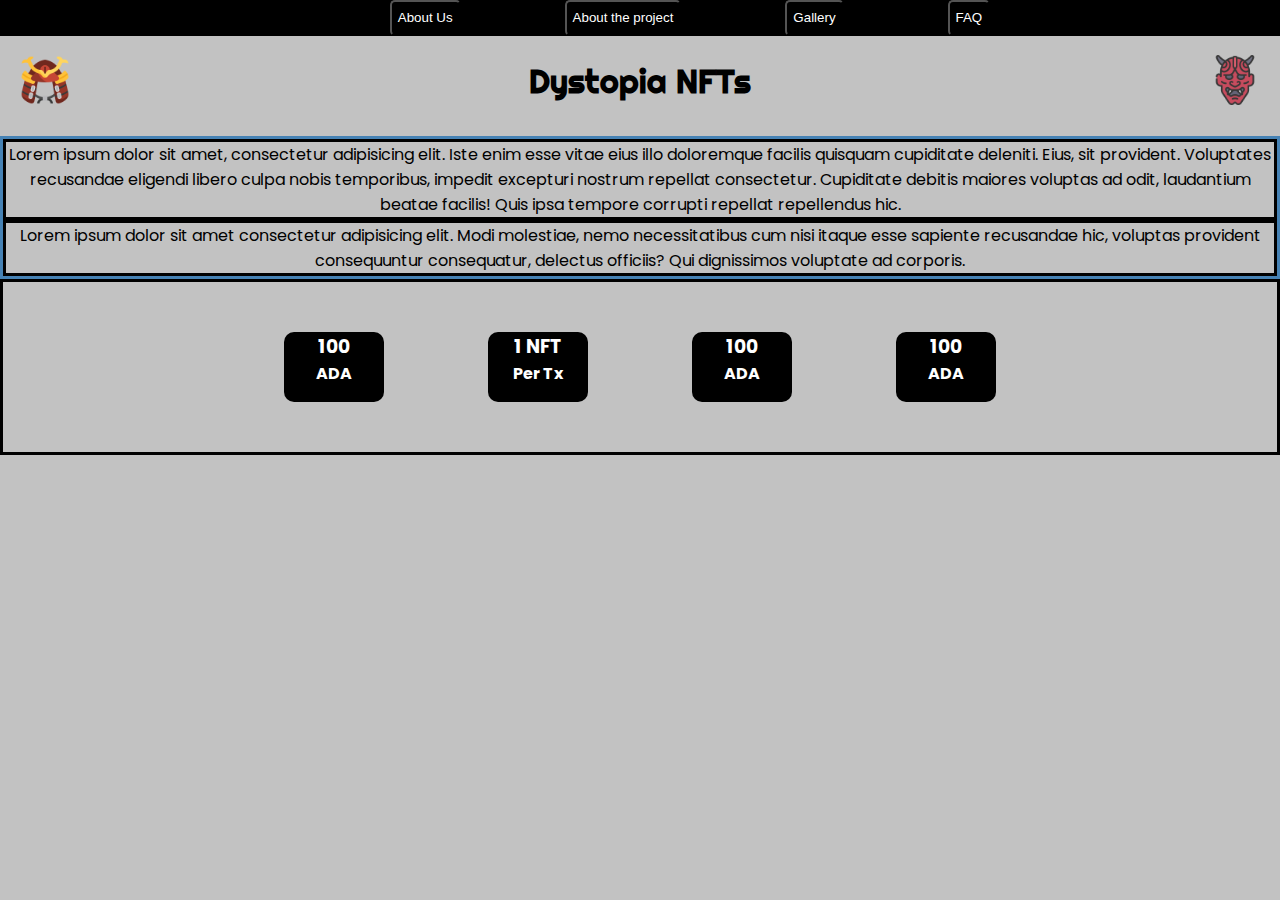
<file: Primera Pre-Entrega/root/index.html>
<!DOCTYPE html>
<html lang="en">
<head>
    <meta charset="UTF-8">
    <meta http-equiv="X-UA-Compatible" content="IE=edge">
    <meta name="viewport" content="width=device-width, initial-scale=1.0">
    <title>Dystopia NFTs</title>
    <link rel="stylesheet" href="style/style.css">
    
</head>
<body>
    <main>
        <div class="navBarContainer">
            <button><a href="#">About Us</a></button>
            <button><a href="#">About the project</a></button>
            <button><a href="#">Gallery</a></button>
            <button><a href="#">FAQ</a></button>
        </div>
        <div class="bannerContainer">
            <div class="logoContainer">
                <img src="images/logoBanner.png" alt="">
            </div>
            <div class="logo2Container">
                <img src="images/logoBanner2.png" alt="">
            </div>
            <div class="titleContainer">
                <h1>Dystopia NFTs</h1>
            </div>
        </div>
        
        <div class="generalMintInfoContainer">
            <div class="textContainer1">Lorem ipsum dolor sit amet, consectetur adipisicing elit. Iste enim esse vitae eius illo doloremque facilis quisquam cupiditate deleniti. Eius, sit provident. Voluptates recusandae eligendi libero culpa nobis temporibus, impedit excepturi nostrum repellat consectetur. Cupiditate debitis maiores voluptas ad odit, laudantium beatae facilis! Quis ipsa tempore corrupti repellat repellendus hic.</div>
            <div class="textContainer2"> Lorem ipsum dolor sit amet consectetur adipisicing elit. Modi molestiae, nemo necessitatibus cum nisi itaque esse sapiente recusandae hic, voluptas provident consequuntur consequatur, delectus officiis? Qui dignissimos voluptate ad corporis.</div>
        </div>
        <div class="mintInfoCardsContainer">
            <span class="b">
                <h3>100</h3> <h4>ADA</h4>
            </span>
            <span class="b">
                <h3>1 NFT</h3> <h4>Per Tx</h4>
            </span>
            <span class="b">
                <h3>100</h3> <h4>ADA</h4>
            </span>
            <span class="b">
                <h3>100</h3> <h4>ADA</h4>
            </span>
        </div>
    </main>
</body>
</html>
</file>
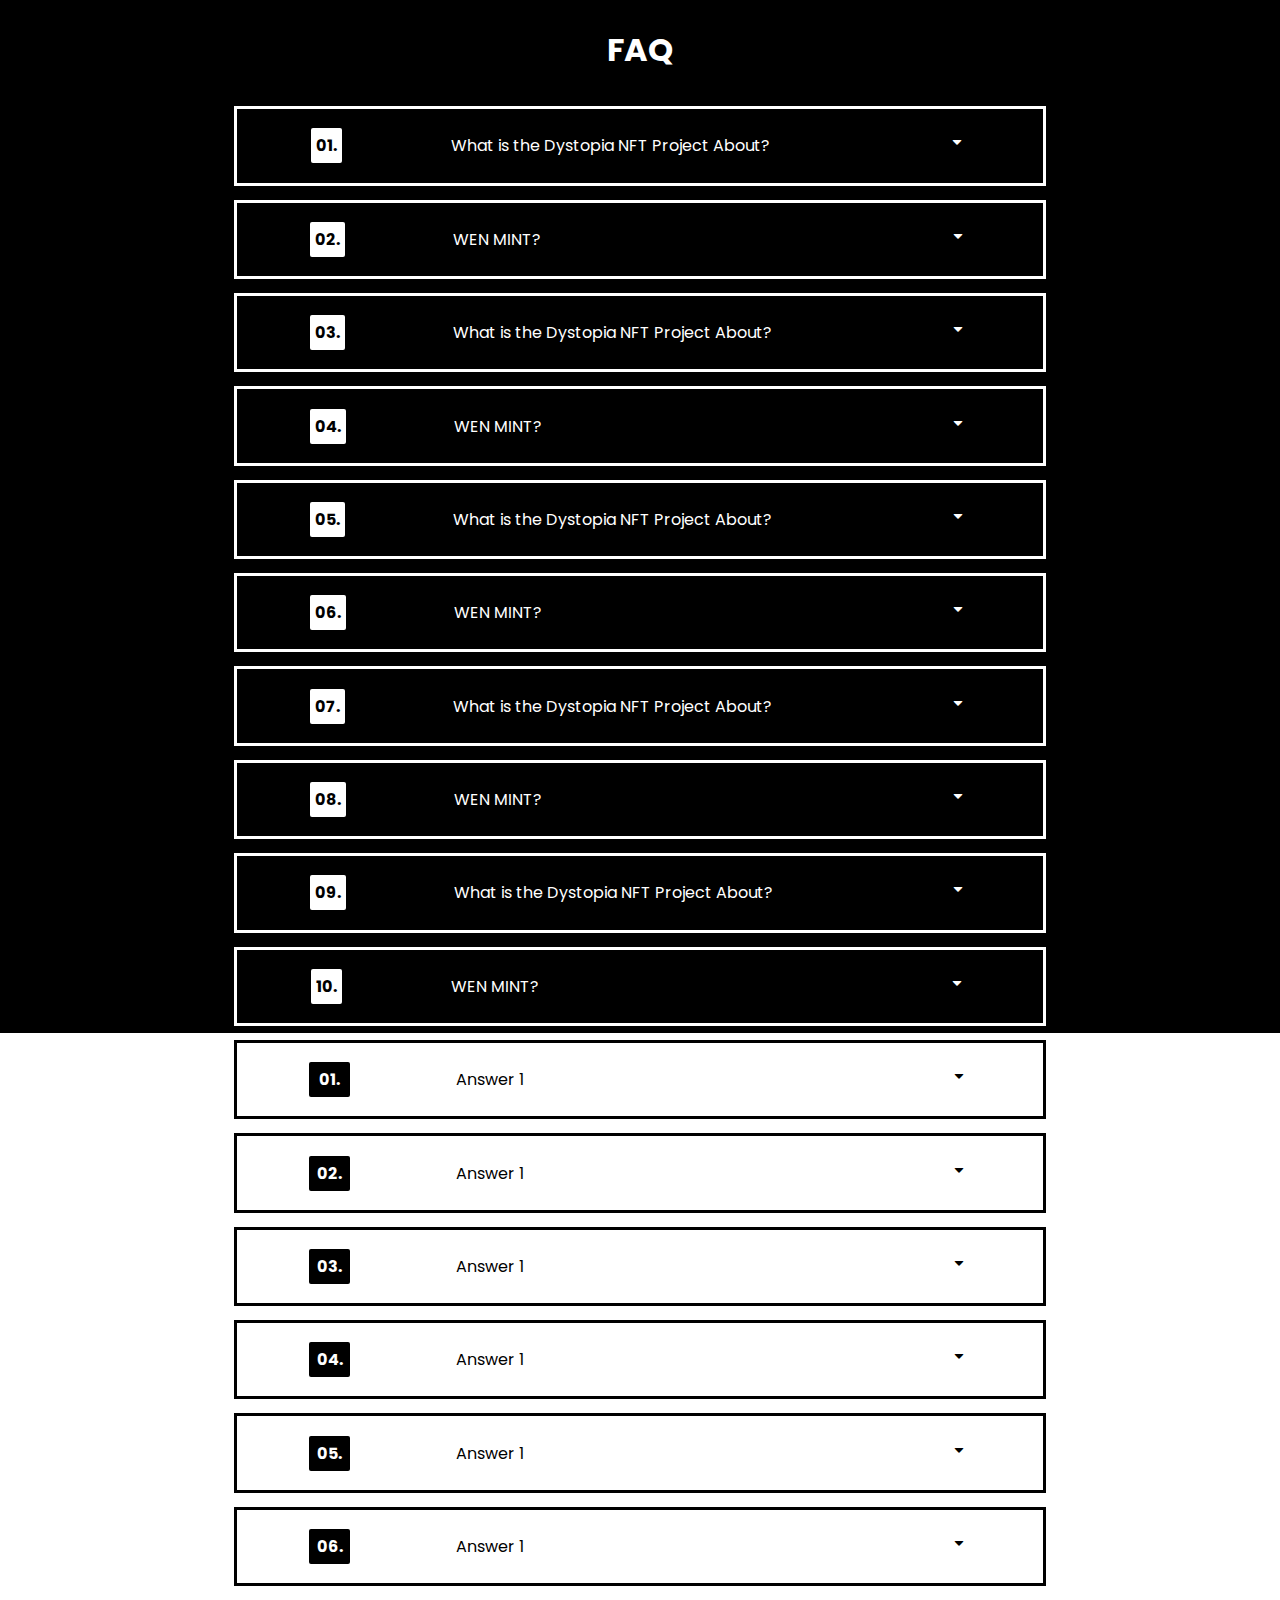
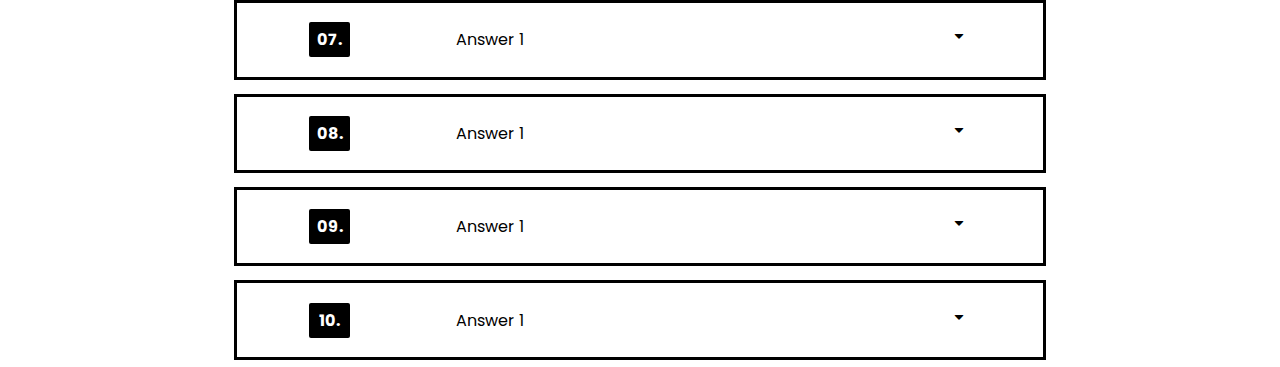
<file: tests/faq con flex/index.html>
<!DOCTYPE html>
<html lang="en">
<head>
    <meta charset="UTF-8">
    <meta http-equiv="X-UA-Compatible" content="IE=edge">
    <meta name="viewport" content="width=device-width, initial-scale=1.0">
    <title>FAQ</title>
    <link rel="stylesheet" href="style.css">
    <link rel="stylesheet" href="https://fonts.googleapis.com/css2?family=Material+Symbols+Rounded:opsz,wght,FILL,GRAD@20..48,100..700,0..1,-50..200" />
    <link rel="preconnect" href="https://fonts.googleapis.com">
    <link rel="preconnect" href="https://fonts.gstatic.com" crossorigin>
    <link href="https://fonts.googleapis.com/css2?family=Poppins&family=Righteous&display=swap" rel="stylesheet">

</head>
<body>
    <div class="faqtext">
        FAQ
    </div>
    <div class="megaqcontainer">
        <div class="qcontainer">
            <div class="num">
                01.
            </div>
            <div class="q">
                What is the Dystopia NFT Project About?
            </div>
            <div class="icon">
                <span class="material-symbols-rounded">
                    arrow_drop_down
                    </span>
            </div>
        </div>
        <div class="qcontainer">
            <div class="num">
                02.
            </div>
            <div class="q">
                WEN MINT?
            </div>
            <div class="icon">
                <span class="material-symbols-rounded">
                    arrow_drop_down
                    </span>
            </div>
        </div>
        <div class="qcontainer">
            <div class="num">
                03.
            </div>
            <div class="q">
                What is the Dystopia NFT Project About?
            </div>
            <div class="icon">
                <span class="material-symbols-rounded">
                    arrow_drop_down
                    </span>
            </div>
        </div>
        <div class="qcontainer">
            <div class="num">
                04.
            </div>
            <div class="q">
                WEN MINT?
            </div>
            <div class="icon">
                <span class="material-symbols-rounded">
                    arrow_drop_down
                    </span>
            </div>
        </div>
        <div class="qcontainer">
            <div class="num">
                05.
            </div>
            <div class="q">
                What is the Dystopia NFT Project About?
            </div>
            <div class="icon">
                <span class="material-symbols-rounded">
                    arrow_drop_down
                    </span>
            </div>
        </div>
        <div class="qcontainer">
            <div class="num">
                06.
            </div>
            <div class="q">
                WEN MINT?
            </div>
            <div class="icon">
                <span class="material-symbols-rounded">
                    arrow_drop_down
                    </span>
            </div>
        </div>
        <div class="qcontainer">
            <div class="num">
                07.
            </div>
            <div class="q">
                What is the Dystopia NFT Project About?
            </div>
            <div class="icon">
                <span class="material-symbols-rounded">
                    arrow_drop_down
                    </span>
            </div>
        </div>
        <div class="qcontainer">
            <div class="num">
                08.
            </div>
            <div class="q">
                WEN MINT?
            </div>
            <div class="icon">
                <span class="material-symbols-rounded">
                    arrow_drop_down
                    </span>
            </div>
        </div>
        <div class="qcontainer">
            <div class="num">
                09.
            </div>
            <div class="q">
                What is the Dystopia NFT Project About?
            </div>
            <div class="icon">
                <span class="material-symbols-rounded">
                    arrow_drop_down
                    </span>
            </div>
        </div>
        <div class="qcontainer">
            <div class="num">
                10.
            </div>
            <div class="q">
                WEN MINT?
            </div>
            <div class="icon">
                <span class="material-symbols-rounded">
                    arrow_drop_down
                    </span>
            </div>
        </div>
    </div>
    <div class="megaacontainer">
        <div class="acontainer">
            <div class="num">
                01.
            </div>
            <div class="a">
                Answer 1
            </div>
            <div class="icon">
                <span class="material-symbols-rounded">
                    arrow_drop_down
                </span>
            </div>
        </div>
        <div class="acontainer">
            <div class="num">
                02.
            </div>
            <div class="a">
                Answer 1
            </div>
            <div class="icon">
                <span class="material-symbols-rounded">
                    arrow_drop_down
                </span>
            </div>
        </div>
        <div class="acontainer">
            <div class="num">
                03.
            </div>
            <div class="a">
                Answer 1
            </div>
            <div class="icon">
                <span class="material-symbols-rounded">
                    arrow_drop_down
                </span>
            </div>
        </div>
        <div class="acontainer">
            <div class="num">
                04.
            </div>
            <div class="a">
                Answer 1
            </div>
            <div class="icon">
                <span class="material-symbols-rounded">
                    arrow_drop_down
                </span>
            </div>
        </div>
        <div class="acontainer">
            <div class="num">
                05.
            </div>
            <div class="a">
                Answer 1
            </div>
            <div class="icon">
                <span class="material-symbols-rounded">
                    arrow_drop_down
                </span>
            </div>
        </div>
        <div class="acontainer">
            <div class="num">
                06.
            </div>
            <div class="a">
                Answer 1
            </div>
            <div class="icon">
                <span class="material-symbols-rounded">
                    arrow_drop_down
                </span>
            </div>
        </div>
        <div class="acontainer">
            <div class="num">
                07.
            </div>
            <div class="a">
                Answer 1
            </div>
            <div class="icon">
                <span class="material-symbols-rounded">
                    arrow_drop_down
                </span>
            </div>
        </div>
        <div class="acontainer">
            <div class="num">
                08.
            </div>
            <div class="a">
                Answer 1
            </div>
            <div class="icon">
                <span class="material-symbols-rounded">
                    arrow_drop_down
                </span>
            </div>
        </div>
        <div class="acontainer">
            <div class="num">
                09.
            </div>
            <div class="a">
                Answer 1
            </div>
            <div class="icon">
                <span class="material-symbols-rounded">
                    arrow_drop_down
                </span>
            </div>
        </div>
        <div class="acontainer">
            <div class="num">
                10.
            </div>
            <div class="a">
                Answer 1
            </div>
            <div class="icon">
                <span class="material-symbols-rounded">
                    arrow_drop_down
                </span>
            </div>
        </div>
    </div>
</body>
</html>
</file>
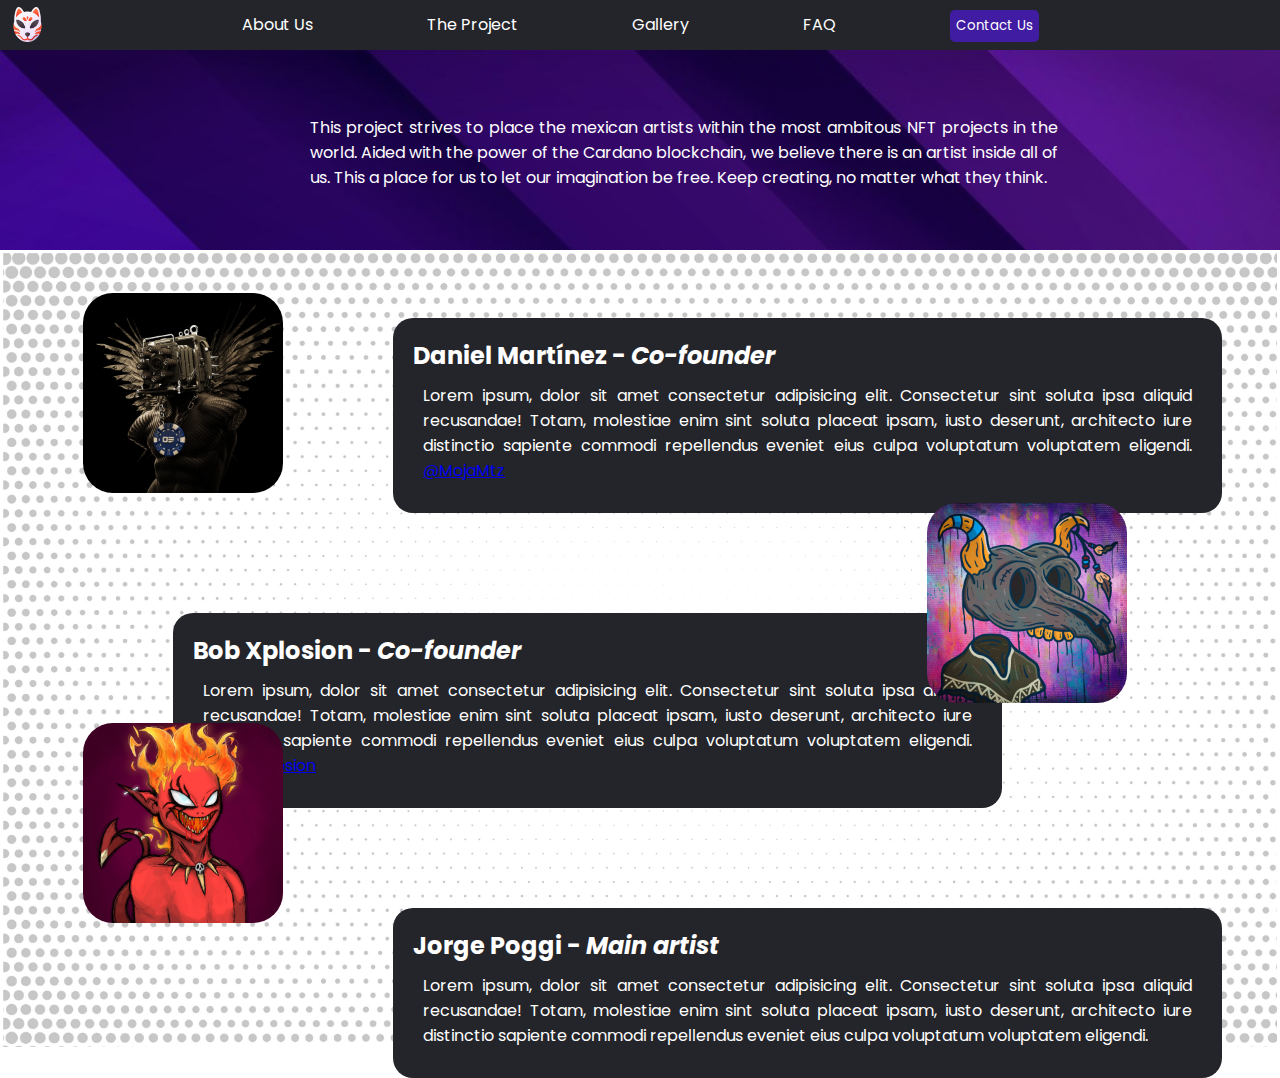
<file: Primera Pre-entrega 2nd try casi final final/root/pages/aboutUs.html>
<!DOCTYPE html>
<html lang="en">
<head>
    <meta charset="UTF-8">
    <meta http-equiv="X-UA-Compatible" content="IE=edge">
    <meta name="viewport" content="width=device-width, initial-scale=1.0">
    <title>About Us</title>
    <link rel="stylesheet" href="../css/style.css">
</head>
<body>
    <header>
        <div class="nav__links">
            <ul>
                <li><a href="../index.html"><img src="../images/logoNavBar.png" alt="logoNavBar"></a></li>
                <li><a href="../pages/aboutUs.html">About Us</a></li>
                <li><a href="../pages/TheProject.html">The Project</a></li>
                <li><a href="#">Gallery</a></li>
                <li><a href="../pages/FAQ.html">FAQ</a></li>
                <li><a href="../pages/contact.html" target="_blank">
                    <button>Contact Us</button>
                </a></li>
            </ul>
        </div>
    </header>
    <div class="projectPurposeContainer">
        <div class="purpose__message">
            <p>This project strives to place the mexican artists within the most ambitous NFT projects in the world. Aided with the power of the Cardano blockchain, we believe there is an artist inside all of us. This a place for us to let our imagination be free. Keep creating, no matter what they think. </p>
        </div>
    </div>
    <div class="membersContainer">
        <div class="member1Container">
            <div class="img1Container">
                <img src="../images/member1.png" alt="">
                <h2>Daniel Martínez - <span> Co-founder</span></h2>
                <p>Lorem ipsum, dolor sit amet consectetur adipisicing elit. Consectetur sint soluta ipsa aliquid recusandae! Totam, molestiae enim sint soluta placeat ipsam, iusto deserunt, architecto iure distinctio sapiente commodi repellendus eveniet eius culpa voluptatum voluptatem eligendi. <a href="https://twitter.com/MojaMtz">@MojaMtz</a></p>
            </div>
        </div>
        <div class="member2Container">
            <div class="img2Container">
                <img src="../images/member2.png" alt="">
                <h2>Bob Xplosion - <span> Co-founder</span></h2>
                <p>Lorem ipsum, dolor sit amet consectetur adipisicing elit. Consectetur sint soluta ipsa aliquid recusandae! Totam, molestiae enim sint soluta placeat ipsam, iusto deserunt, architecto iure distinctio sapiente commodi repellendus eveniet eius culpa voluptatum voluptatem eligendi. <a href="https://twitter.com/BobXplosion">@BobXplosion</a></p>
            
            </div>
        </div>
        <div class="member3Container">
            <div class="img3Container">
                <img src="../images/member3.png" alt="">
                <h2>Jorge Poggi - <span> Main artist</span></h2>
                <p>Lorem ipsum, dolor sit amet consectetur adipisicing elit. Consectetur sint soluta ipsa aliquid recusandae! Totam, molestiae enim sint soluta placeat ipsam, iusto deserunt, architecto iure distinctio sapiente commodi repellendus eveniet eius culpa voluptatum voluptatem eligendi.</p>
            </div>
        </div>
    </div>
</body>
</html>
</file>
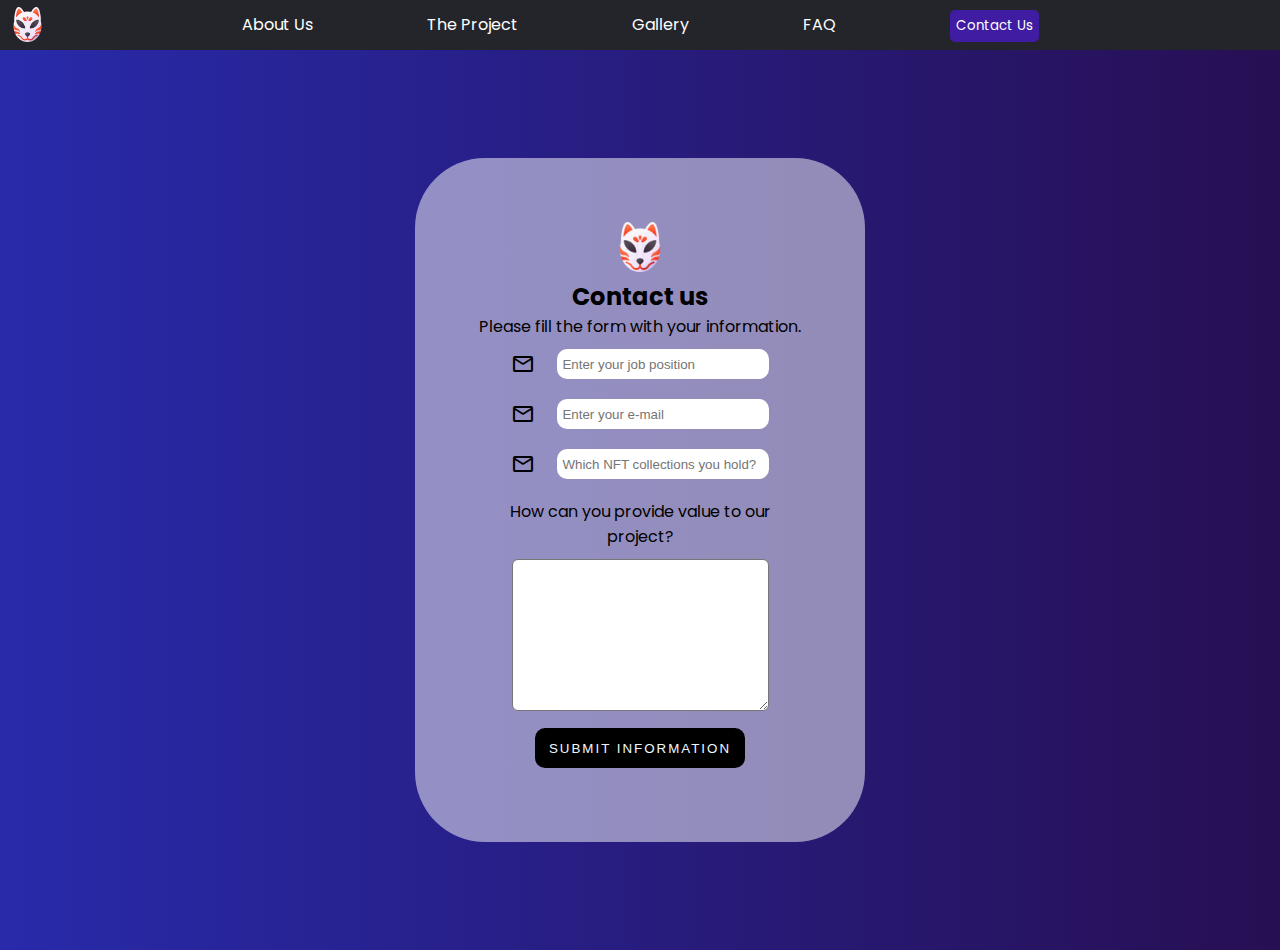
<file: Primera Pre-entrega 2nd try casi final final/root/pages/contact.html>
<!DOCTYPE html>
<html lang="en">
<head>
    <meta charset="UTF-8">
    <meta http-equiv="X-UA-Compatible" content="IE=edge">
    <meta name="viewport" content="width=device-width, initial-scale=1.0">
    <link rel="stylesheet" href="../css/style.css">
    <link rel="stylesheet" href="https://fonts.googleapis.com/css2?family=Material+Symbols+Rounded:opsz,wght,FILL,GRAD@20..48,100..700,0..1,-50..200" />
    <link rel="stylesheet" href="https://fonts.googleapis.com/css2?family=Material+Symbols+Rounded:opsz,wght,FILL,GRAD@20..48,100..700,0..1,-50..200" />
    <link rel="preconnect" href="https://fonts.googleapis.com">
    <link rel="preconnect" href="https://fonts.gstatic.com" crossorigin>
    <link href="https://fonts.googleapis.com/css2?family=Poppins:wght@400;600&display=swap" rel="stylesheet">

    <title>Contact form</title>
</head>
<body>
    <header class="FAQ">
        <div class="nav__links">
            <ul>
                <li><a href="../index.html"><img src="../images/logoNavBar.png" alt="logoNavBar"></a></li>
                <li><a href="../pages/aboutUs.html">About Us</a></li>
                <li><a href="../pages/TheProject.html">The Project</a></li>
                <li><a href="#">Gallery</a></li>
                <li><a href="../pages/FAQ.html">FAQ</a></li>
                <li><a href="../pages/contact.html" target="_blank">
                    <button>Contact Us</button>
                </a></li>
            </ul>
        </div>
    </header>
    <div class="contact__body">
        <div class="login-card-container">
            <div class="login-card">
                <div class="login-card-logo">
                <img src="../images/logoNavBar.png" alt="logo de un axolotl">
                </div>
                <div class="login-card-header">
                    <h2>Contact us</h2>
                    <div>Please fill the form with your information.</div>
                </div>
                <form class="login-card-form">
                    <div class="form-item">
                        <span class="form-item-icon material-symbols-rounded">mail</span>
                        <input type="text" name="" id="" placeholder="Enter your job position">
                    </div>
                    <div class="form-item">
                        <span class="form-item-icon material-symbols-rounded">mail</span>
                        <input type="text" name="" id="" placeholder="Enter your e-mail">
                    </div>
                    <div class="form-item">
                        <span class="form-item-icon material-symbols-rounded">mail</span>
                        <input type="text" name="" id="" placeholder="Which NFT collections you hold?">
                    </div>
                    <p><label for="provideValue"></label>How can you provide value to our project?</p>
                    <textarea name="provideValue" id="" cols="30" rows="10"></textarea>
                    <div class="button-container">
                        <div>
                            <button type="submit" id="sign-in-button">
                                Submit information
                            </button>
                        </div>
                    </div>
                </form>
            </div>        
        </div>
    </div>

</body>
</html>
</file>
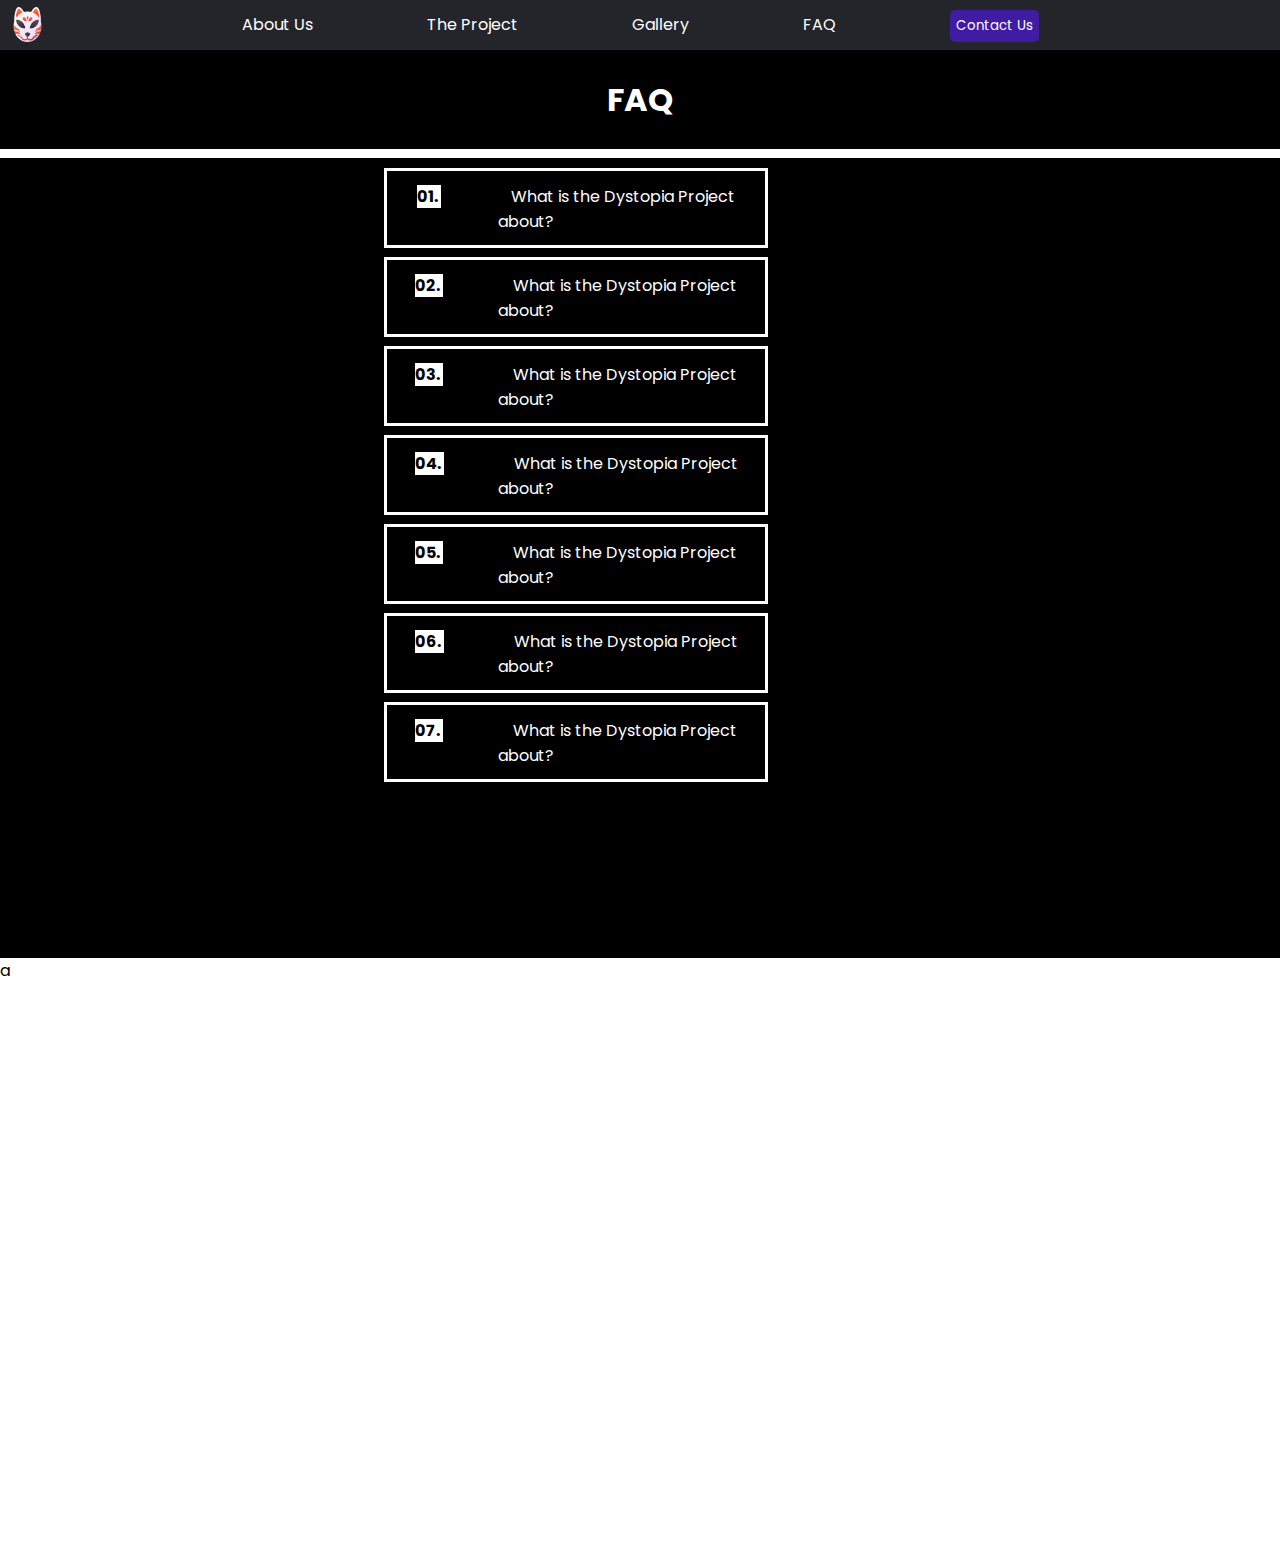
<file: Primera Pre-entrega 2nd try casi final final/root/pages/FAQ.html>
<!DOCTYPE html>
<html lang="en">
<head>
    <meta charset="UTF-8">
    <meta http-equiv="X-UA-Compatible" content="IE=edge">
    <meta name="viewport" content="width=device-width, initial-scale=1.0">
    <title>FAQ - Dystopia</title>
    <link rel="stylesheet" href="../css/style.css">
    <link rel="stylesheet" href="https://fonts.googleapis.com/css2?family=Material+Symbols+Outlined:opsz,wght,FILL,GRAD@20..48,100..700,0..1,-50..200" />
</head>
<body>
    <header class="FAQ">
        <div class="nav__links">
            <ul>
                <li><a href="../index.html"><img src="../images/logoNavBar.png" alt="logoNavBar"></a></li>
                <li><a href="../pages/aboutUs.html">About Us</a></li>
                <li><a href="../pages/TheProject.html">The Project</a></li>
                <li><a href="#">Gallery</a></li>
                <li><a href="../pages/FAQ.html">FAQ</a></li>
                <li><a href="../pages/contact.html" target="_blank">
                    <button>Contact Us</button>
                </a></li>
            </ul>
        </div>
    </header>
    <div class="faqTitle">
        <h1>FAQ</h1>
    </div>
    <div class="qna__container">
        <div class="q__container">
            <span class="qnum__container">
                01.
            </span>
            <span class="qq__container">
                What is the Dystopia Project about?
            </span>
        </div>
        <div class="q__container">
            <span class="qnum__container">
                02.
            </span>
            <span class="qq__container">
                What is the Dystopia Project about?
            </span>
        </div>
        <div class="q__container">
            <span class="qnum__container">
                03.
            </span>
            <span class="qq__container">
                What is the Dystopia Project about?
            </span>
        </div>
        <div class="q__container">
            <span class="qnum__container">
                04.
            </span>
            <span class="qq__container">
                What is the Dystopia Project about?
            </span>
        </div>
        <div class="q__container">
            <span class="qnum__container">
                05.
            </span>
            <span class="qq__container">
                What is the Dystopia Project about?
            </span>
        </div>
        <div class="q__container">
            <span class="qnum__container">
                06.
            </span>
            <span class="qq__container">
                What is the Dystopia Project about?
            </span>
        </div>
        <div class="q__container">
            <span class="qnum__container">
                07.
            </span>
            <span class="qq__container">
                What is the Dystopia Project about?
            </span>
        </div>
    </div>
    <div class="a__container">
        a
    </div>
</body>
</html>
</file>
<file: Primera Pre-Entrega/root/style/style.css>
@import url('https://fonts.googleapis.com/css2?family=Poppins&display=swap');
@import url('https://fonts.googleapis.com/css2?family=Righteous&display=swap');

*{
    margin: 0;
}

body{
    font-family: 'Poppins', sans-serif;
    background-color: rgb(194, 194, 194);

}

.bannerContainer{
    width: 100%;
    height: 100px;
/*     border-style: solid;
    border-color: red; */
    text-align: center;
    background-image: url(https://img.freepik.com/free-vector/abstract-colorful-small-triangle-pattern-banner-design_1017-25805.jpg?w=1800&t=st=1664000745~exp=1664001345~hmac=dd54c99ec987ed35c137925c49778d8aad5fc4fe1da373c6206000dd51fc7bba);
}

.titleContainer {
    padding-top: 25px;
}

.titleContainer h1{
    font-family: 'Righteous', cursive;
}



.logoContainer img{
    height: 50px;
    position: absolute;
    top: 55px;
    left: 20px;
}

.logo2Container img{
    height: 50px;
    position: absolute;
    top: 55px;
    right: 20px;
}

.navBarContainer{
    width: 100%;
    height: 100%;
/*     border-style: solid;
    border-color: black; */
    background-color: black;
   /*  margin-top: 10px; */
    text-align: center;
}

.navBarContainer button{
    background-color: black;
    border-radius: 5px;
    margin-left: 100px;
    text-decoration: none;
    
}

.navBarContainer button a{
    color: white;
    text-decoration: none;
    line-height: 30px;
}

.generalMintInfoContainer{
    border-style: solid;
    border-color: steelblue;
    text-align: center;
}

.textContainer1{
    border-style: solid;
}

.textContainer2{
    border-style: solid;
}

.mintInfoCardsContainer{
    border-style: solid;
    text-align: center;
}

.b{
    display: inline-block;
    height: 70px;
    width: 100px;
    text-align: center;
    color: white;
    background-color: black;
    margin: 50px;
    border-radius: 10px;
}
</file>
<file: tests/faq con flex/style.css>
*{
    padding: 0;
    margin: 0;
}

body{
    font-family: 'Poppins', sans-serif;
}

.faqtext{
    color: white;
    background-color: black;
    text-align: center;
    padding: 2%;
    font-weight: bold;
    font-size: xx-large;
}

.megaqcontainer{
    display: flex;
    flex-direction: column;
    justify-content: center;
    align-items: center;
    background-color: black;
}

.qcontainer{
    outline: solid rgb(255, 255, 255);
    color: white;
    width: 60%;
    background-color: black;
    display: flex;
    flex-direction: row;
    justify-content: space-around;
    align-items: center;
    padding: 1.5%;
    margin: 10px;
}

.qcontainer .num{
A    width: 4%;
    color: black;
    background-color: white;
    padding: 5px;
    border-radius: 2px;
    font-weight: bolder;
    text-align: center;
}

.q{
    width: 50%;
/*     outline: solid green;
 */}

.megaacontainer{
    display: flex;
    flex-direction: column;
    justify-content: center;
    align-items: center;
    background-color: rgb(255, 255, 255);
}

.acontainer{
    outline: solid rgb(0, 0, 0);
    color: rgb(0, 0, 0);
    width: 60%;
    background-color: rgb(255, 255, 255);
    display: flex;
    flex-direction: row;
    justify-content: space-around;
    align-items: center;
    padding: 1.5%;
    margin: 10px;
}

.acontainer .num{
/*     outline: solid red;
 */    width: 4%;
    color: rgb(255, 255, 255);
    background-color: rgb(0, 0, 0);
    padding: 5px;
    border-radius: 2px;
    font-weight: bolder;
    text-align: center;
}

.a{
    width: 50%;
/*     outline: solid green;
 */}
</file>
<file: Primera Pre-entrega 2nd try casi final final/root/css/style.css>
@import url('https://fonts.googleapis.com/css2?family=Poppins&family=Righteous&display=swap');

*{
    box-sizing: border-box;
    margin: 0;
    padding: 0;
}

body{
    font-family: 'Poppins', sans-serif;
}

header{
/*     border: 2px solid red; */
    background-color: #24252a;
    text-align: center;
    height: 50px;
}

header{
/*     border: 2px solid red; */
    background-color: #24252a;
    text-align: center;
    height: 50px;
}

.nav__links img{
    height: 35px;
    position: absolute;
    top: 7px;
    left: 10px;
}

.nav__links a{
    color: white;
    text-decoration: none;
/*     border: solid; */
    margin-right: 110px;
}

.nav__links button{
    color: white;
    background-color: #401ca3;
    border-radius: 5px;
    padding: 6px;
    border: none;
    font-family: 'Poppins', sans-serif;

}

.nav__links{
    width: 100%;
    height: auto;
    padding-top: 10px;
}

li{
    display: inline;
}

.bannerContainer{
/*     border: solid red; */
    height: 700px;
    background: rgba(0,0,0,0.1) url(../images/banner.png);
    background: ur;
    background-position: center;
    background-position-x: 60px;
    background-size: cover;
    background-blend-mode: darken;
    position: relative;
}

.banner__title{
    width: 50%;
    color: white;
/*     border: solid white; */
    position: absolute;
    top: 120px;
    left: 80px;
}

.banner__subtitle{
    color: white;
/*     border: solid green; */
    width: 40%;
    position: absolute;
    top: 210px;
    left: 80px;
}

.banner__subtitle span{
    font-style: italic;
}

.banner__content{
    color: white;
/*     border: solid purple; */
    width: 30%;
    position: absolute;
    top: 350px;
    left: 80px;
    text-align: justify;
}


.networkDisclaimerContainer{
    color: white;
    background-color: rgb(63, 63, 63);
    text-align: center;
    padding: 20px;
    
}

.generalMintInfoContainer{
    height: 500px;
    background-image: url(../images/halftone_background_12.jpg);
    background-size: cover;
/*     border: solid red; */
}

.logoContainer{
    text-align: center;
/*     border: solid green; */
    padding-top: 20px;
}

.logoContainer img{
    height: 50px;
}

.aboutTheMint{
    text-align: center;
    font-weight: bold;
/*     border: solid palegreen; */
    font-size: 30px;
    padding-top: 40px;
}

.aboutTheMint span{
    font-style: italic;
}

.mintCardContainer{
/*     border: solid blue; */
    text-align: center;
    padding-top: 80px;
}

.card{
    display: inline-block;
    padding-top: 20px;
    color: aliceblue;
    height: 100px;
    width: 140px;
    background-color: black;
    text-align: center;
    border-radius: 5px;
    margin-right: 70px;
    margin-left: 70px;
}

.tapa{
    background-color: #000000;
    height: 70px;
    width: 140px;
/*     border: solid white; */
    position: absolute;
    top: 625px;
    right: 20px;
}

.projectPurposeContainer{
/*     border: solid red; */
    background-color: rgb(29, 6, 73);
    background-image: url(../images/aboutusbannerbg.jpg);
    background-size: cover;
    height: 200px;
    position: relative;
}

.purpose__message{
/*     border: solid green; */
    color: rgb(255, 255, 255);
    width: 60%;
    text-align: justify;
    padding-top: 55px;
    margin-left: 300px;
}

.membersContainer{
    height: 800px;
    border: solid white;
    background-image: url(../images/membersbg.jpg);
    background-size: cover;
    position: relative;
    padding-left: 90px;
}

.img1Container img{
    height: 200px;
    border-radius: 30px;
    position: absolute;
    top: 40px;
    left: 80px;
}

.member1Container{
/*     border: solid green;
 */    width: 70%;
    border-radius: 20px;
    color: white;
    background-color: #24252a;
    padding: 20px;
    margin-top: 65px;
    margin-left: 300px;
    text-align: justify;
}

.img2Container img{
    height: 200px;
    border-radius: 30px;
    position: absolute;
    top: 250px;
    right: 150px;
}

.member2Container{
/*     border: solid green; */
    width: 70%;
    border-radius: 20px;
    color: white;
    background-color: #24252a;
    padding: 20px;
    margin-top: 100px;
    margin-left: 80px;
    text-align: justify;

}

.member3Container{
/*     border: solid green; */
    width: 70%;
    border-radius: 20px;
    color: white;
    background-color: #24252a;
    padding: 20px;
    margin-top: 100px;
    margin-left: 300px;
    text-align: justify;

}

.img3Container img{
    height: 200px;
    border-radius: 30px;
    position: absolute;
    top: 470px;
    left: 80px;
    
}

.member1Container span{
    font-style: italic;
}

.member2Container span{
    font-style: italic;
}
.member3Container span{
    font-style: italic;
}

.faqTitle{
    color: white;
    width: 100%;
    background-color: black;
    text-align: center;
/*     padding-top: 30px; */
/*     outline: solid red;
 */    padding: 2%;
}

.qna__container{
    width: 100%;
    height: 800px;
/*     outline: solid blue;
 */    position: relative;
    background-color: black;
}

.q__container{
    border: solid white;
/*     outline: solid green; */
    height: 10%;
    width: 30%;
    text-align: center;
    color: white;
    background-color: black;
    padding-top: 1%;
    position: relative;
    top: 10px;
    left: 30%;
    margin-top: 9px;
}

.qnum__container{
/*     outline: solid yellow;
 */    background-color: white;
    text-align: center;
    font-weight: bold;
    color: black;
    margin-right: 70px;
}

.qq__container{
/*     outline: solid yellow;
 */    margin-right: 100px;
}


.a__container{
    height: 600px;
    width: 100%;
    background-color: white;
}

.img__container{
/*     outline: solid red;
 */    width: 100%;
/*     height: 300px; */
    text-align: center;
    padding: 30px;
    background-image: url(../images/49.jpg);
    background-size: cover;
}

.img__container img{
    height: 200px;
    border-radius: 10px;
    margin: 0px 40px;
    outline: solid black;
}

.follow__disclaimer{
    text-align: center;
    color: white;
    background-color: black;
    padding: 20px;
}

.projectdesc__container{
/*     outline: solid blue;
 */    background-image: url(../images/halftone_background_12.jpg);
    background-size: cover;
}

.desc__title, .desc__content, .desc__footer{
/*     outline: solid green;
 */    padding: 30px;
    text-align: justify;
    font-weight: bolder;
}

.discordlogo__container img{
    height: 70px;
    border-radius: 50px;
}

.discordlogo__container{
    text-align: center;
    padding: 30px;
}

.form__container{
    background-color: #7260b4;
    height: 400px;
    text-align: center;
    position: relative;
}

.form__body{
    width: 50%;
    height: 100px;
    background-color: gray;
    padding: 10px;
    border-radius: 20px;
    position: relative;
    top: 30px;
    left: 300px;

}

.form__body img{
    height: 40px;
}

.login-card{
    width: 450px;
    background: rgba(255, 255, 255, .5);
    padding: 4rem;
    border-radius: 70px;
    position: relative;
}


.login-card-logo img{
    width: 50px;
}

.login-card-logo{
    text-align: center;
}

.login-card-header{
    text-align: center;

}

.login-card-form{
    text-align: center;

}

.login-card-footer{
    text-align: center;

}

.socials-container{
    text-align: center;
}

.button-container{
    padding: 10px;
}

#sign-in-button{
    width: 210px;
    height: 40px;
    border-radius: 10px;
    border-style: none;
    background: black;
    color: aliceblue;
    text-transform: uppercase;
    letter-spacing: 2px;
}

.login-card-form input[type="text"]{
    width: 70%;
    height: 30px;
    border: none;
    border-radius: 10px;
}

.login-card-form input[type="password"]{
    width: 70%;
    height: 30px;
    border: none;
    border-radius: 10px;
}

.form-item, .form-item-2{
    padding: 10px;
}

.form-item, .form-item-2{
    display: flex;
    align-items: center;
    justify-content: space-evenly;
}

.contact__body{
    font-family: 'Poppins', sans-serif;
    min-height: 100vh;
    background: linear-gradient(to right, #282aaa,#270f53 );
    display: flex;
    align-items: center;
    justify-content: center;
}

.form-item input{
    padding: 5px;
}

p{
    padding: 10px;
}

textarea{
    border-radius: 6px;
}
</file>
